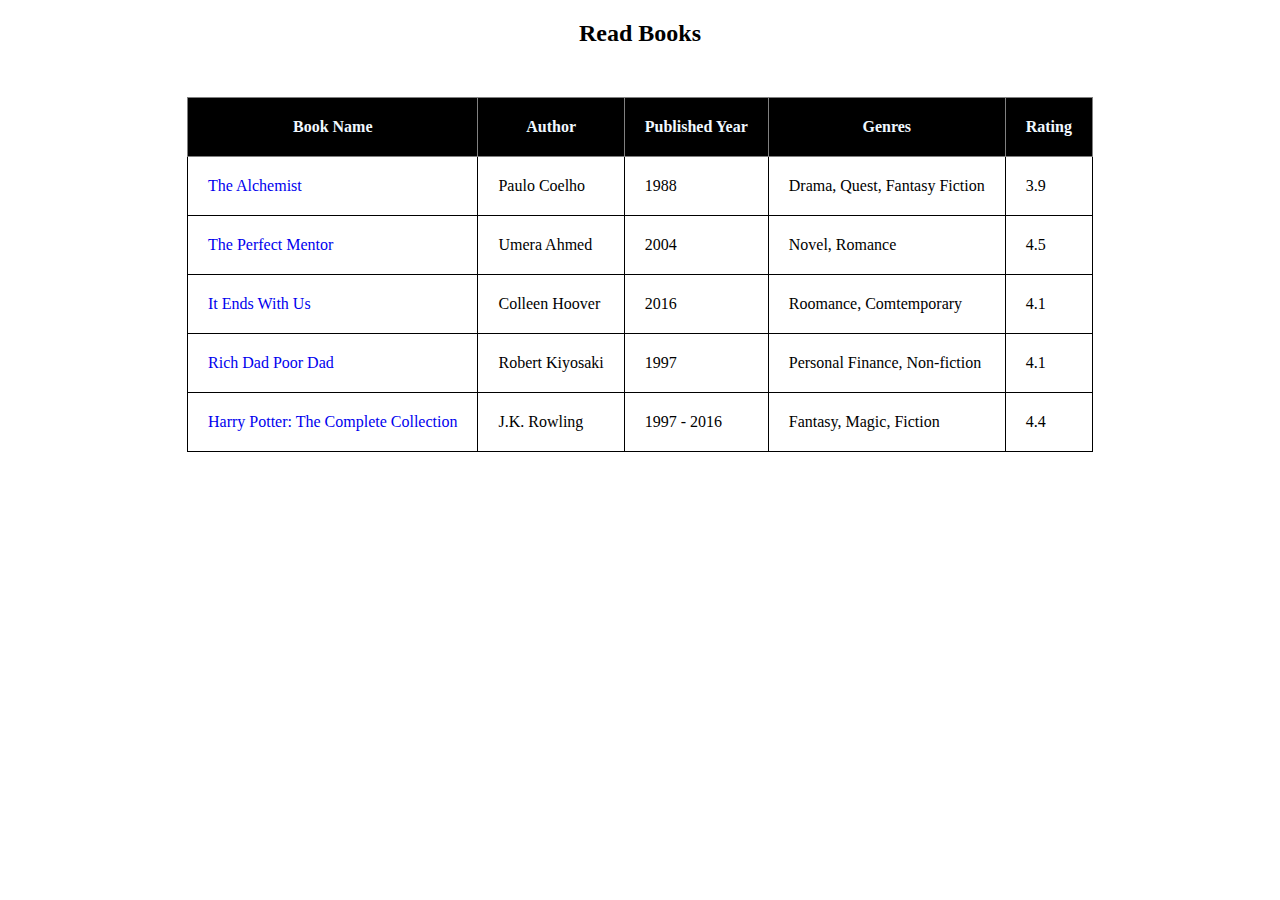
<file: S1D1/Q10/index.html>
<!DOCTYPE html>
<html lang="en">

<head>
    <meta charset="UTF-8">
    <meta name="viewport" content="width=device-width, initial-scale=1.0">
    <style>
        table {
            width: 50%;
            margin: 50px auto;
            border-collapse: collapse;
        }

        table,
        td {
            border: 1px solid black;
        }

        th,
        td {
            padding: 20px;
            white-space: nowrap;
        }

        th {
            border: 1px solid gray;
            background-color: black;
            color: aliceblue;
        }

        td a {
            text-decoration: none;
        }

        td a:hover {
            text-decoration: underline;
        }
    </style>
    <title>Read Books</title>
</head>

<body>
    <h2 style="text-align: center;">Read Books</h2>

    <table>
        <thead>
            <tr>
                <th>Book Name</th>
                <th>Author</th>
                <th>Published Year</th>
                <th>Genres</th>
                <th>Rating</th>
            </tr>
        </thead>
        <tbody>
            <tr>
                <td><a href="TheAlchemist.pdf" target="_blank">The Alchemist</a></td>
                <td>Paulo Coelho</td>
                <td>1988</td>
                <td>Drama, Quest, Fantasy Fiction</td>
                <td>3.9</td>
            </tr>
            <tr>
                <td><a href="ThePerfectMentor.pdf" target="_blank">The Perfect Mentor</a></td>
                <td>Umera Ahmed</td>
                <td>2004</td>
                <td>Novel, Romance</td>
                <td>4.5</td>
            </tr>
            <tr>
                <td><a href="ItEndsWithUs.pdf" target="_blank">It Ends With Us</a></td>
                <td>Colleen Hoover</td>
                <td>2016</td>
                <td>Roomance, Comtemporary</td>
                <td>4.1</td>
            </tr>
            <tr>
                <td><a href="Rich-Dad-Poor-Dad.pdf" target="_blank">Rich Dad Poor Dad</a></td>
                <td>Robert Kiyosaki</td>
                <td>1997</td>
                <td>Personal Finance, Non-fiction</td>
                <td>4.1</td>
            </tr>
            <tr>
                <td><a href="HarryPotter.pdf" target="_blank">Harry Potter: The Complete Collection</a></td>
                <td>J.K. Rowling</td>
                <td>1997 - 2016</td>
                <td>Fantasy, Magic, Fiction</td>
                <td>4.4</td>
            </tr>
        </tbody>
    </table>
</body>

</html>
</file>
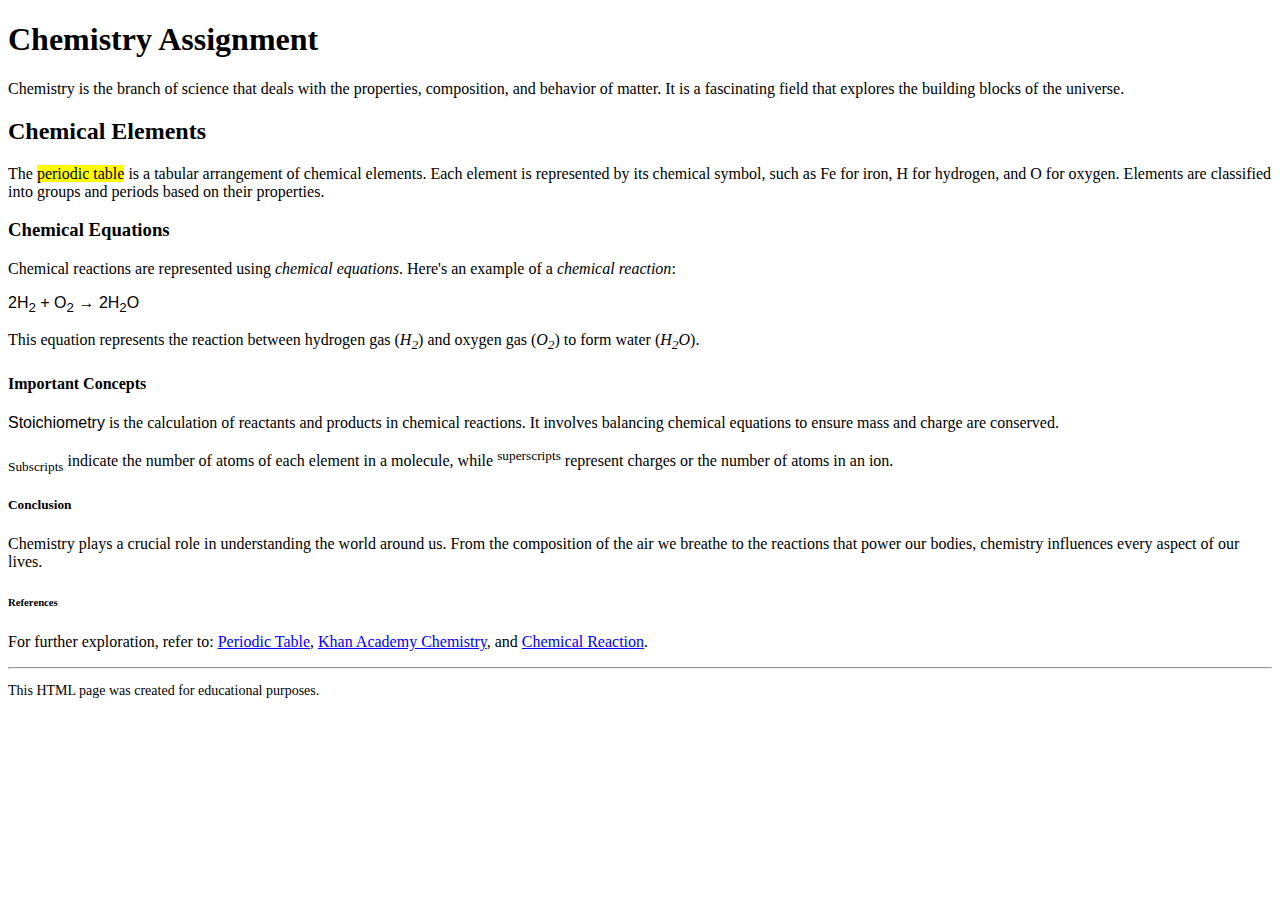
<file: S1D1/Q6/index.html>
<!DOCTYPE html>
<html>

<head>
    <title>Chemistry Assignment</title>
</head>

<body>
    <h1>Chemistry Assignment</h1>

    <p>Chemistry is the branch of science that deals with the properties, composition, and behavior of matter. It is a
        fascinating field that explores the building blocks of the universe.</p>

    <h2>Chemical Elements</h2>
    <p>The <mark>periodic table</mark> is a tabular arrangement of chemical elements. Each element is represented by its
        chemical symbol, such as Fe for iron, H for hydrogen, and O for oxygen. Elements are classified into groups and
        periods based on their properties.</p>

    <h3>Chemical Equations</h3>
    <p>Chemical reactions are represented using <em>chemical equations</em>. Here's an example of a <em>chemical
            reaction</em>: </p>
    <p style="font-family: Verdana, sans-serif">
        2H<sub>2</sub> + O<sub>2</sub> → 2H<sub>2</sub>O
    </p>
    <p>This equation represents the reaction between hydrogen gas (<i>H<sub>2</sub></i>) and oxygen gas
        (<i>O<sub>2</sub></i>) to form
        water (<i>H<sub>2</sub>O</i>).</p>

    <h4>Important Concepts</h4>
    <p><span style="font-family: Verdana, sans-serif">Stoichiometry</span> is the calculation of reactants and products
        in chemical reactions. It involves balancing chemical equations to ensure mass and charge are conserved.</p>
    <p><sub>Subscripts</sub> indicate the number of atoms of each element in a molecule, while <sup>superscripts</sup>
        represent charges or the number of atoms in an ion.</p>

    <h5>Conclusion</h5>
    <p>Chemistry plays a crucial role in understanding the world around us. From the composition of the air we breathe
        to the reactions that power our bodies, chemistry influences every aspect of our lives.</p>

    <h6>References</h6>
    <p> For further exploration, refer to:
        <a href="https://en.wikipedia.org/wiki/Periodic_table">Periodic Table</a>,
        <a href="https://www.khanacademy.org/science/chemistry">Khan Academy Chemistry</a>, and
        <a href="https://en.wikipedia.org/wiki/Chemical_reaction">Chemical Reaction</a>.
    </p>

    <hr>

    <p style="font-size: 14px;">This HTML page was created for educational purposes.</p>
</body>

</html>
</file>
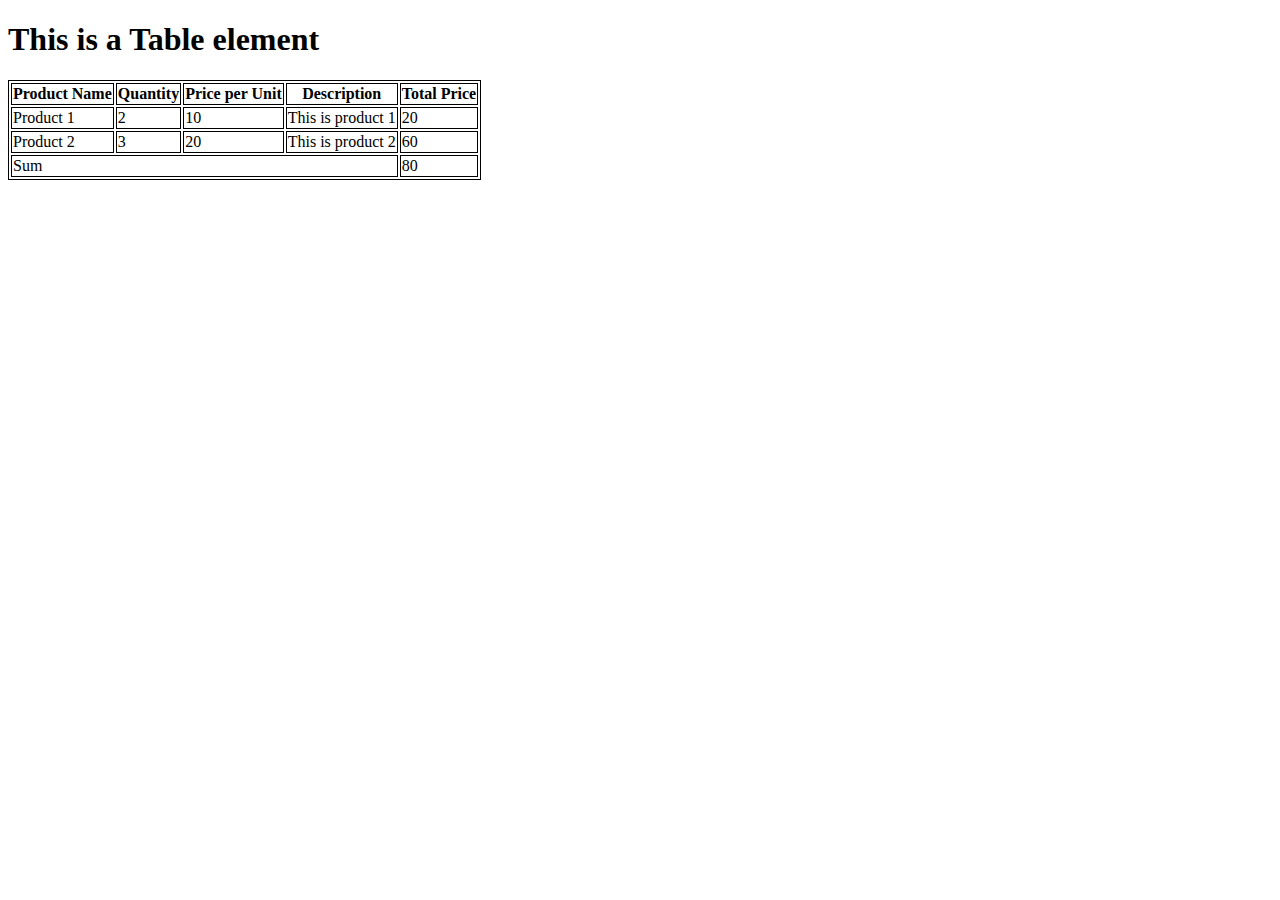
<file: S1D1/Q8/index.html>
<!DOCTYPE html>
<html lang="en">

<head>
    <meta charset="UTF-8">
    <meta name="viewport" content="width=device-width, initial-scale=1.0">
    <style>
        table,
        th,
        td {
            border: 1px solid black;
        }
    </style>
    <title>Create a Table</title>
</head>

<body>
    <h1>This is a Table element</h1>
    <table>
        <tr>
            <th>Product Name</th>
            <th>Quantity</th>
            <th>Price per Unit</th>
            <th>Description</th>
            <th>Total Price</th>
        </tr>
        <tr>
            <td>Product 1</td>
            <td>2</td>
            <td>10</td>
            <td>This is product 1</td>
            <td>20</td>
        </tr>
        <tr>
            <td>Product 2</td>
            <td>3</td>
            <td>20</td>
            <td>This is product 2</td>
            <td>60</td>
        </tr>
        <tr>
            <td colspan="4">Sum</td>
            <td>80</td>
        </tr>
    </table>
</body>

</html>
</file>
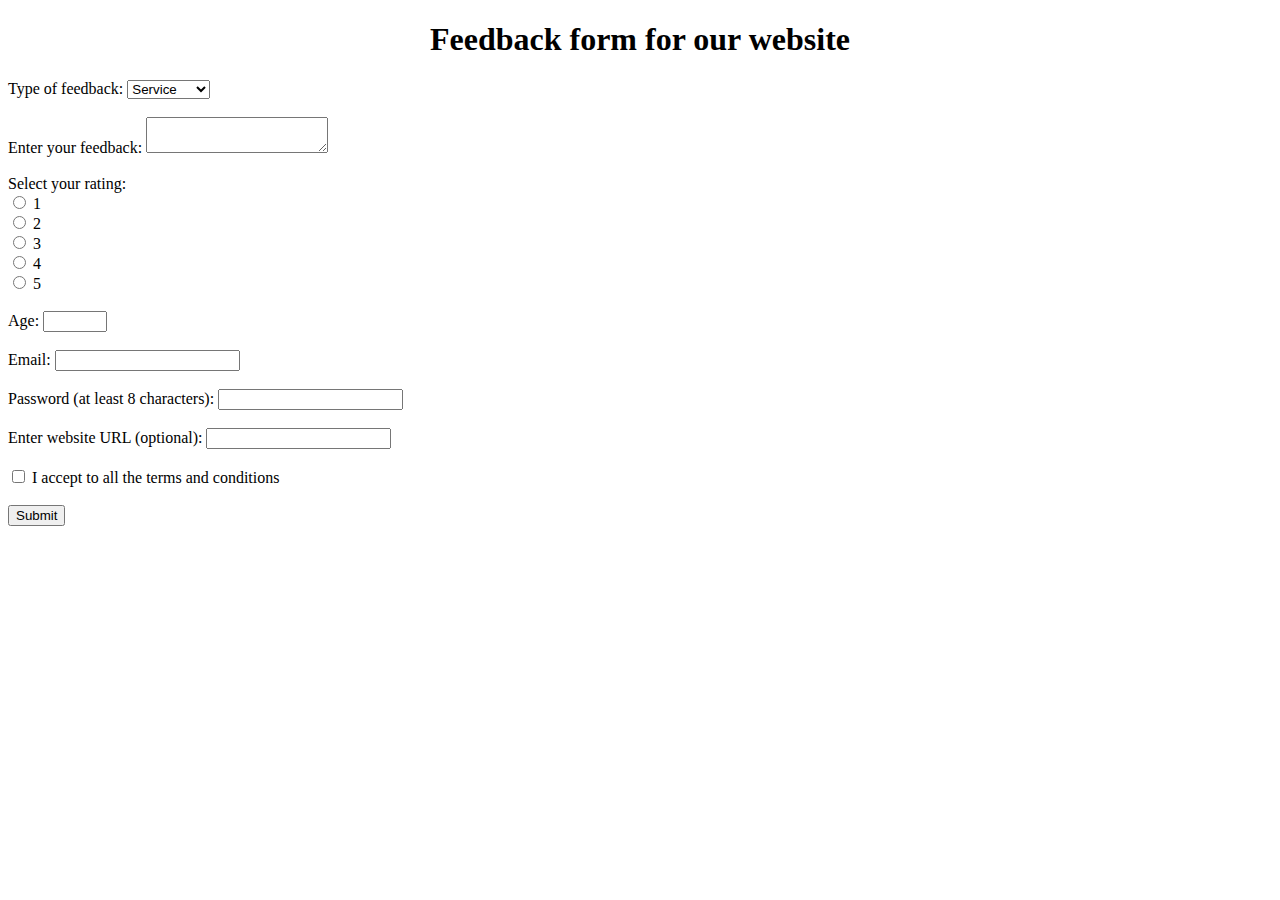
<file: S1D1/Q9/index.html>
<!DOCTYPE html>
<html lang="en">

<head>
    <meta charset="UTF-8">
    <meta name="viewport" content="width=device-width, initial-scale=1.0">
    <title>Create a form</title>
</head>

<body>
    <h1 style="text-align: center;">Feedback form for our website</h1>
    <form>
        <!-- Dropdown menu for feedback type -->
        <label for="feedbackType">Type of feedback:</label>
        <select name="feedbackType" id="feedbackType">
            <option value="service">Service</option>
            <option value="product">Product</option>
            <option value="complaint">Complaint</option>
        </select>
        <br> <br>
        <!-- Textarea for user's message -->
        <label for="message">Enter your feedback:</label>
        <textarea name="message" id="message"></textarea>
        <br><br>
        <!-- Radio buttons for website rating -->
        <label for="one">Select your rating:</label><br>
        <input type="radio" id="one" name="rating" value="1">
        <label for="one">1</label><br>
        <input type="radio" id="two" name="rating" value="2">
        <label for="two">2</label><br>
        <input type="radio" id="three" name="rating" value="3">
        <label for="three">3</label> <br>
        <input type="radio" id="four" name="rating" value="4">
        <label for="four">4</label><br>
        <input type="radio" id="five" name="rating" value="5">
        <label for="five">5</label><br>
        <br>
        <!-- An input for user's age -->
        <label for="age">Age:</label>
        <input type="number" id="age" name="age" min="10" max="100">
        <br><br>
        <!-- User's email -->
        <label for="email">Email:</label>
        <input type="email" id="email" name="email" required>
        <br><br>
        <!-- Password input field -->
        <label for="password">Password (at least 8 characters):</label>
        <input type="password" name="password" id="password" pattern=".{8,}" required>
        <br><br>
        <!-- An optional website URL input field -->
        <label for="url">Enter website URL (optional):</label>
        <input type="url" name="url" id="url">
        <br><br>
        <!-- Checkbox for T&C -->
        <input type="checkbox" id="terms" name="terms" value="T&C">
        <label for="terms">I accept to all the terms and conditions</label>
        <br><br>
        <!-- A submission button -->
        <input type="submit" value="Submit">

    </form>
</body>

</html>
</file>
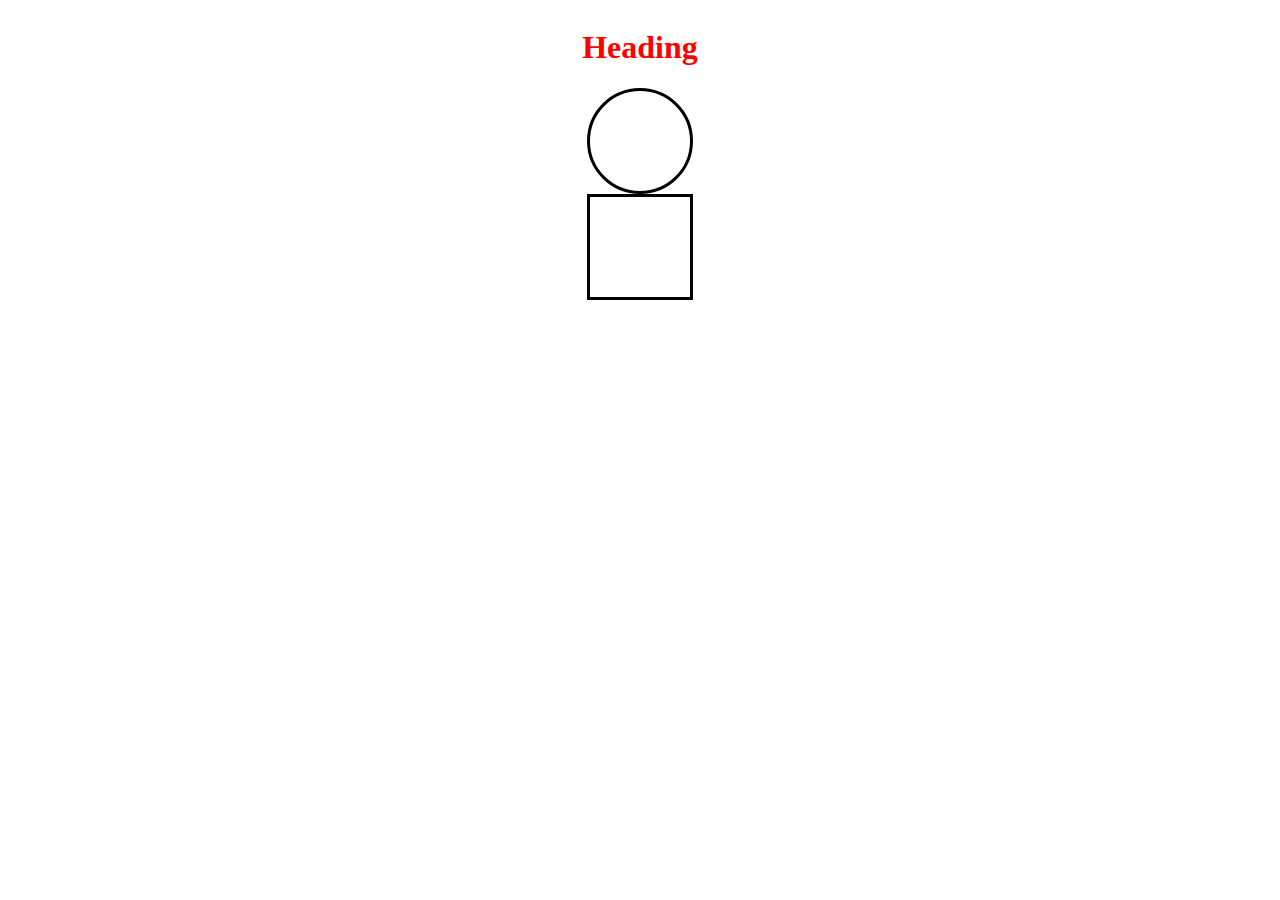
<file: S1D2/Q6/index.html>
<!DOCTYPE html>
<html lang="en">

<head>
    <meta charset="UTF-8">
    <meta name="viewport" content="width=device-width, initial-scale=1.0">
    <style>
        body {
            display: flex;
            flex-direction: column;
            align-items: center;
        }

        h1 {
            color: red;
        }

        div {
            height: 100px;
            width: 100px;
            border: 3px solid black;
        }

        #circle {
            border-radius: 50%;
        }
    </style>
    <title>Square, Circle and Heading</title>
</head>

<body>
    <h1>Heading</h1>
    <div id="circle"></div>
    <div id="square"></div>
</body>

</html>
</file>
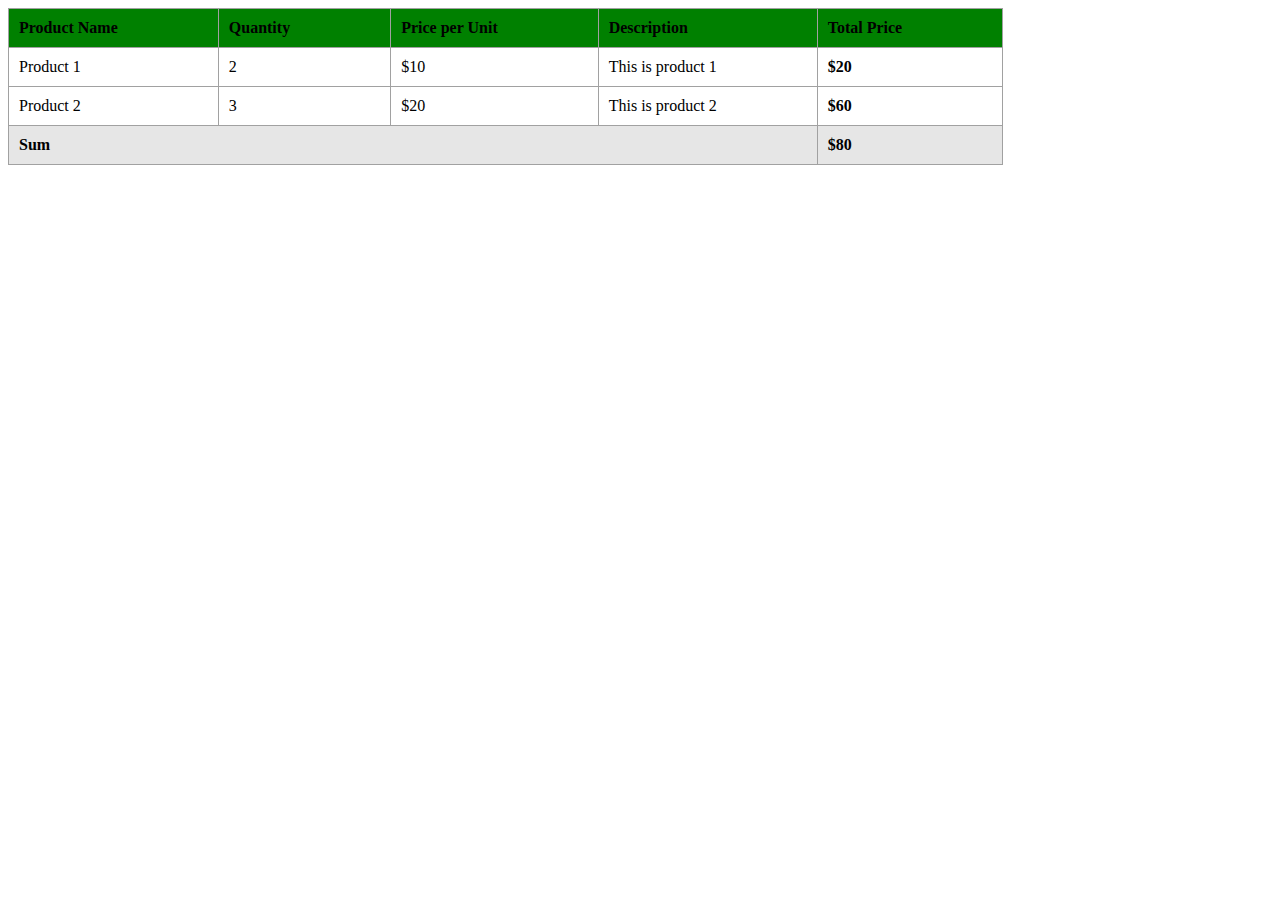
<file: S1D2/Q7/index.html>
<!DOCTYPE html>
<html lang="en">

<head>
    <meta charset="UTF-8">
    <meta name="viewport" content="width=device-width, initial-scale=1.0">
    <style>
        table,
        th,
        td {
            border: 1px solid #a1a1a1;
            border-collapse: collapse;
            text-align: left;
            padding: 10px 100px 10px 10px;
        }

        th {
            color: black;
            background-color: #008000;
        }

        tfoot {
            background-color: #E6E6E6;
        }
    </style>
    <title>Create a Table</title>
</head>

<body>
    <table>
        <tr>
            <th>Product Name</th>
            <th>Quantity</th>
            <th>Price per Unit</th>
            <th>Description</th>
            <th>Total Price</th>
        </tr>
        <tr>
            <td>Product 1</td>
            <td>2</td>
            <td>$10</td>
            <td>This is product 1</td>
            <td><strong>$20</strong></td>
        </tr>
        <tr>
            <td>Product 2</td>
            <td>3</td>
            <td>$20</td>
            <td>This is product 2</td>
            <td><strong>$60</strong></td>
        </tr>
        <tfoot>
            <td colspan="4"><strong>Sum</strong></td>
            <td><strong>$80</strong></td>
        </tfoot>
    </table>
</body>

</html>
</file>
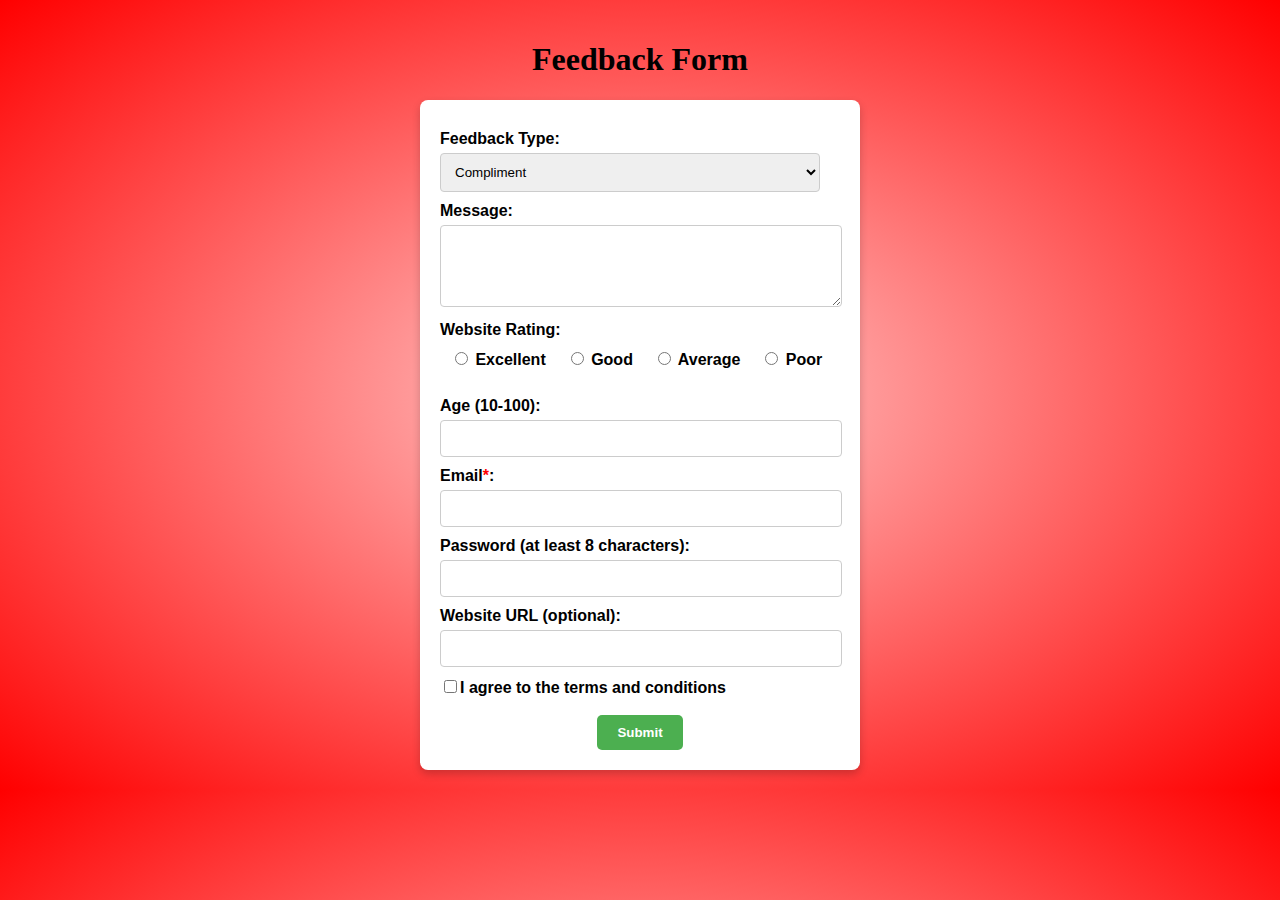
<file: S1D2/Q8/index.html>
<!DOCTYPE html>
<html lang="en">

<head>
    <meta charset="UTF-8">
    <meta name="viewport" content="width=device-width, initial-scale=1.0">

    <style>
        body {
            background: radial-gradient(#ffcccc, red);
            margin: 0;
            padding: 20px;
        }

        .container {
            background-color: white;
            font-family: Arial, sans-serif;
            border-radius: 8px;
            padding: 20px;
            box-shadow: 0 4px 8px rgba(0, 0, 0, 0.2);
            max-width: 400px;
            margin: auto;
        }

        h1 {
            text-align: center;
        }

        label {
            margin-top: 10px;
            display: block;
            font-weight: bold;
        }

        select,
        input[type="text"],
        input[type="email"],
        input[type="number"],
        input[type="password"],
        textarea,
        input[type="url"] {
            width: 95%;
            padding: 10px;
            margin-top: 5px;
            border: 1px solid #ccc;
            border-radius: 4px;
        }

        .radio-group {
            display: flex;
        }

        .radio {
            padding: 0 10px;
        }

        .submit {
            display: block;
            margin: 0 auto;
            background-color: #4CAF50;
            color: white;
            font-weight: bold;
            padding: 10px 20px;
            border: none;
            border-radius: 5px;
        }

        .submit:hover {
            background-color: #45a049;
        }
    </style>

    <title>Styling a form</title>
</head>

<body>
    <h1 style="text-align: center;">Feedback Form</h1>
    <div class="container">
        <form>
            <!-- Dropdown menu for feedback type -->
            <label for="feedbackType">Feedback Type:</label>
            <select name="feedbackType" id="feedbackType">
                <option value="compliment">Compliment</option>
                <option value="service">Service</option>
                <option value="product">Product</option>
                <option value="complaint">Complaint</option>
            </select>
            <br>
            <!-- Textarea for user's message -->
            <label for="message">Message:</label>
            <textarea name="message" id="message" rows="4"></textarea>
            <br>
            <!-- Radio buttons for website rating -->
            <label>Website Rating:</label>
            <div class="radio-group">
                <label class="radio"><input type="radio" name="rating" value="excellent"> Excellent</label>
                <label class="radio"><input type="radio" name="rating" value="good"> Good</label>
                <label class="radio"><input type="radio" name="rating" value="average"> Average</label>
                <label class="radio"><input type="radio" name="rating" value="poor"> Poor</label>
            </div>
            <br>
            <!-- An input for user's age -->
            <label for="age">Age (10-100):</label>
            <input type="number" id="age" name="age" min="10" max="100">
            <br>
            <!-- User's email -->
            <label for="email">Email<span style="color: red;">*</span>:</label>
            <input type="email" id="email" name="email" required>
            <br>
            <!-- Password input field -->
            <label for="password">Password (at least 8 characters):</label>
            <input type="password" name="password" id="password" pattern=".{8,}" required>
            <br>
            <!-- An optional website URL input field -->
            <label for="url">Website URL (optional):</label>
            <input type="url" name="url" id="url">
            <br>
            <!-- Checkbox for T&C -->
            <label><input type="checkbox" id="terms" name="terms">I agree to the terms and conditions</label>
            <br>
            <!-- A submission button -->
            <input type="submit" value="Submit" class="submit">

        </form>
    </div>

</body>

</html>
</file>
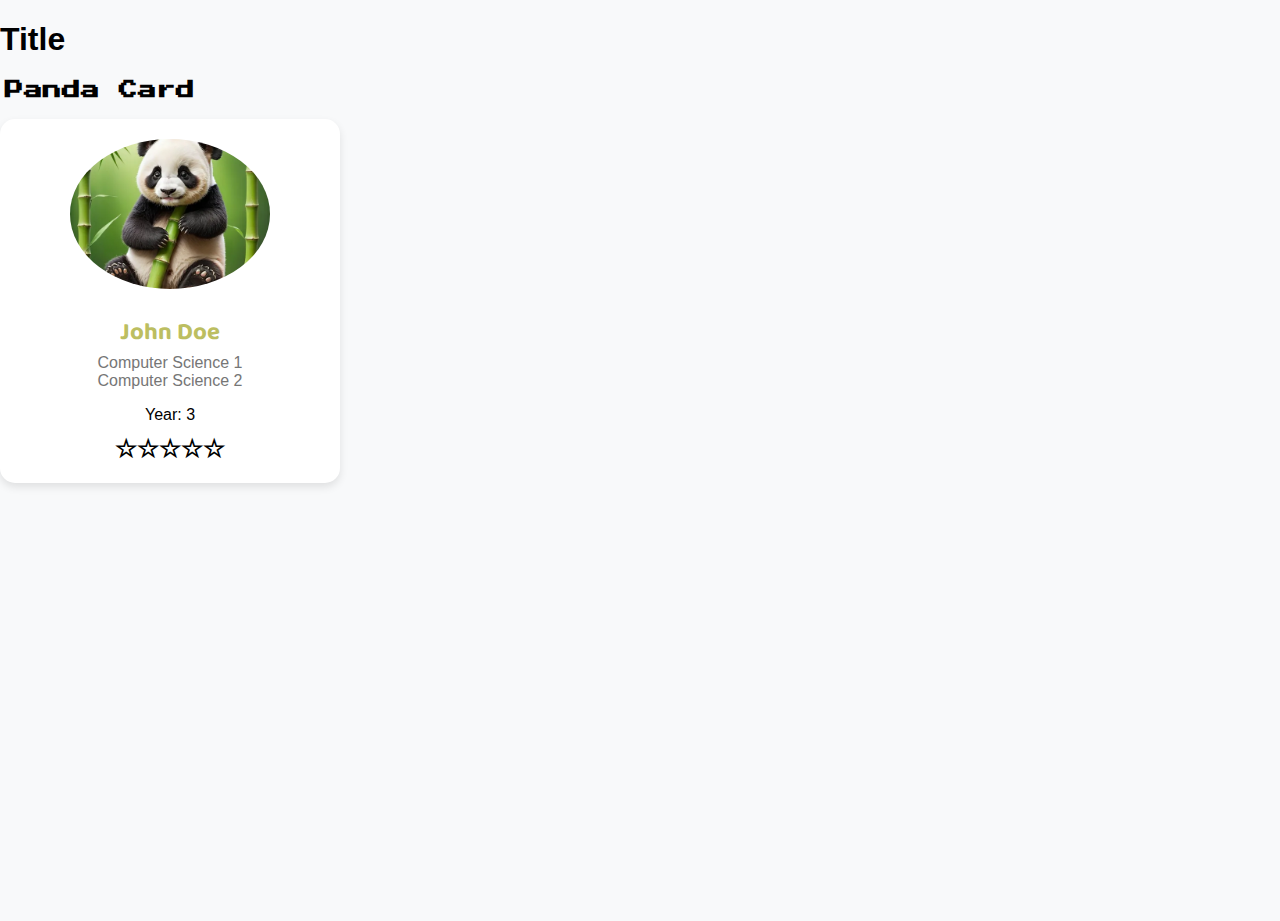
<file: S1D2/Q9/index.html>
<!DOCTYPE html>
<html lang="en">

<head>
    <meta charset="UTF-8">
    <meta name="viewport" content="width=device-width, initial-scale=1.0">
    <title>Panda Card</title>

    <!-- Google Fonts -->
    <link href="https://fonts.googleapis.com/css2?family=Baloo+2:wght@700&family=Press+Start+2P&display=swap"
        rel="stylesheet">

    <!-- Internal CSS -->
    <style>
        body {
            font-family: Arial, sans-serif;
            height: 100vh;
            margin: 0;
            background-color: #f8f9fa;
        }

        .card-title {
            font-family: 'Press Start 2P', cursive;
            text-align: left;
            margin: 20px 5px;
        }

        .card {
            background-color: white;
            border-radius: 15px;
            box-shadow: 0 4px 8px rgba(0, 0, 0, 0.1);
            width: 300px;
            padding: 20px;
            text-align: center;
        }

        .panda-image {
            width: 200px;
            height: 150px;
            object-fit: cover;
            border-radius: 50%;
        }

        .name {
            font-family: 'Baloo 2', sans-serif;
            color: #BCBE61;
            margin-bottom: 2px;
        }

        .details {
            color: #767676;
            font-size: 16px;
            margin-top: 2px;
            margin-bottom: 10px;
        }

        .year {
            font-size: 16px;
            margin-bottom: 10px;
        }

        .stars {
            font-size: 25px;
            font-weight: bold;
        }
    </style>
</head>

<body>

    <h1>Title</h1>
    <h3 class="card-title">Panda Card</h3>
    <div class="card">
        <img class="panda-image" src="panda.webp" alt="Panda Image">
        <h2 class="name">John Doe</h2>
        <p class="details">Computer Science 1<br>Computer Science 2</p>
        <p class="year">Year: 3</p>
        <div class="stars">☆☆☆☆☆</div>
    </div>

</body>

</html>
</file>
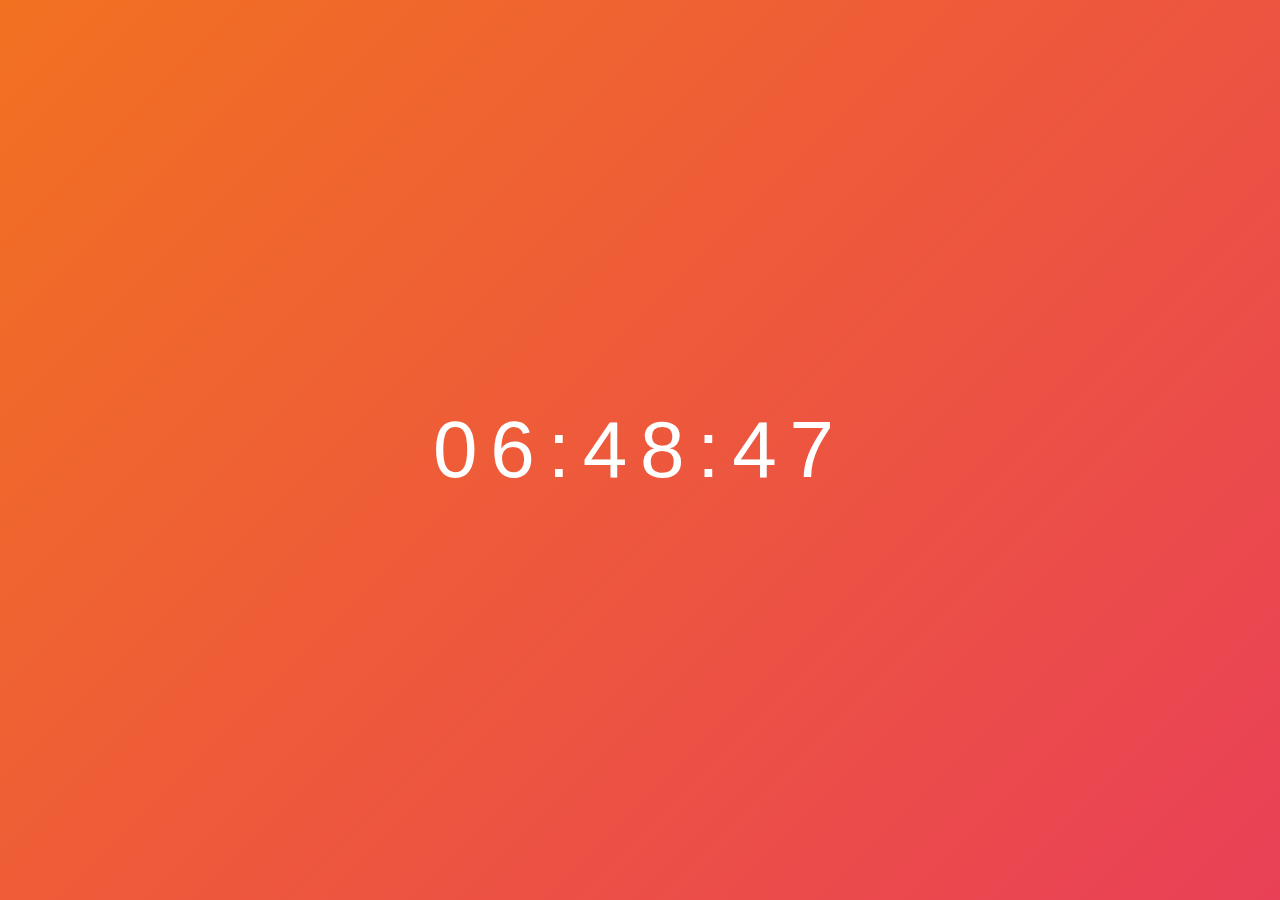
<file: S1D3/Q10/index.html>
<!DOCTYPE html>
<html lang="en">

<head>
    <meta charset="UTF-8">
    <meta name="viewport" content="width=device-width, initial-scale=1.0">
    <title>Timer Animation</title>
    <style>
        * {
            margin: 0;
        }
        body {
            display: flex;
            justify-content: center;
            align-items: center;
            height: 100vh;
            background: linear-gradient(135deg, #f27121, #e94057);
            font-family: 'Arial', sans-serif;
            color: white;
        }

        .clock-container {
            position: relative;
            font-size: 5rem;
            letter-spacing: 0.8rem;
            z-index: 1;
        }
    </style>
</head>

<body>
    <div class="clock-container">
        <span id="hour">00</span>:<span id="minute">00</span>:<span id="second">00</span>
    </div>

    <script>
        function updateClock() {
            const now = new Date();
            const hour = String(now.getHours()).padStart(2, '0');
            const minute = String(now.getMinutes()).padStart(2, '0');
            const second = String(now.getSeconds()).padStart(2, '0');

            document.getElementById('hour').textContent = hour;
            document.getElementById('minute').textContent = minute;
            document.getElementById('second').textContent = second;
        }

        setInterval(updateClock, 1000);
        updateClock();
    </script>
</body>

</html>
</file>
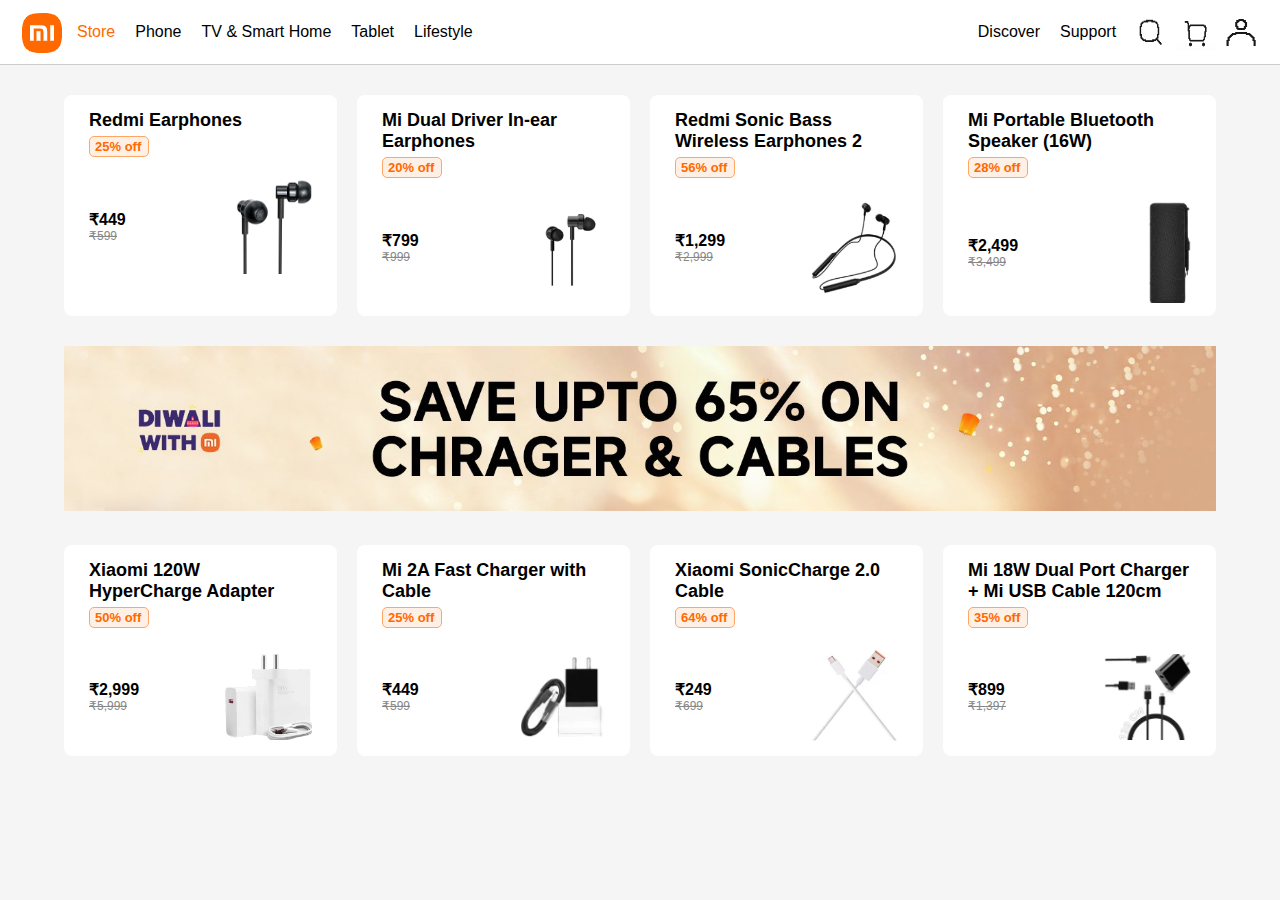
<file: S1D3/Q6/index.html>
<!DOCTYPE html>
<html lang="en">

<head>
    <meta charset="UTF-8">
    <meta name="viewport" content="width=device-width, initial-scale=1.0">
    <title>MI Store</title>
    <link rel="stylesheet" href="styles.css">
</head>

<body>
    <header>
        <nav>
            <div class="left">
                <img src="mi_logo.png" alt="MI Logo">
                <ul>
                    <li style="color: #ff6900;">Store</li>
                    <li>Phone</li>
                    <li>TV & Smart Home</li>
                    <li>Tablet</li>
                    <li>Lifestyle</li>
                </ul>
            </div>
            <div class="right">
                <ul>
                    <li>Discover</li>
                    <li>Support</li>
                </ul>
                <div class="right-logo">
                    <img src="search.png" alt="Search">
                    <img src="cart.png" alt="Cart">
                    <img src="account.png" alt="Account">
                </div>
            </div>
        </nav>
    </header>

    <div class="container">
        <section class="product-grid">
            <div class="product">
                <p>Redmi Earphones</p>
                <span class="discount">25% off</span>
                <div class="details">
                    <div class="price-details">
                        <span class="price">₹449</span>
                        <span class="old-price">₹599</span>
                    </div>
                    <img src="earphone.png" alt="Redmi Earphones">
                </div>
            </div>
            <div class="product">
                <p>Mi Dual Driver In-ear Earphones</p>
                <span class="discount">20% off</span>
                <div class="details">
                    <div class="price-details">
                        <span class="price">₹799</span>
                        <span class="old-price">₹999</span>
                    </div>
                    <img src="dd_earphone.png" alt="Mi Dual Driver Earphones">
                </div>
            </div>
            <div class="product">
                <p>Redmi Sonic Bass Wireless Earphones 2</p>
                <span class="discount">56% off</span>
                <div class="details">
                    <div class="price-details">
                        <span class="price">₹1,299</span>
                        <span class="old-price">₹2,999</span>
                    </div>
                    <img src="wireless_earphone.png" alt="Redmi Sonic Bass Wireless Earphones">
                </div>
            </div>
            <div class="product">
                <p>Mi Portable Bluetooth Speaker (16W)</p>
                <span class="discount">28% off</span>
                <div class="details">
                    <div class="price-details">
                        <span class="price">₹2,499</span>
                        <span class="old-price">₹3,499</span>
                    </div>
                    <img src="speaker.png" alt="Mi Portable Bluetooth Speaker">
                </div>
            </div>

            <div class="banner">
                <img src="banner.jpg" alt="Banner">
            </div>

            <div class="product">
                <p>Xiaomi 120W HyperCharge Adapter</p>
                <span class="discount">50% off</span>
                <div class="details">
                    <div class="price-details">
                        <span class="price">₹2,999</span>
                        <span class="old-price">₹5,999</span>
                    </div>
                    <img src="adapter.png" alt="Xiaomi 120W HyperCharge Adapter">
                </div>
            </div>
            <div class="product">
                <p>Mi 2A Fast Charger with Cable</p>
                <span class="discount">25% off</span>
                <div class="details">
                    <div class="price-details">
                        <span class="price">₹449</span>
                        <span class="old-price">₹599</span>
                    </div>
                    <img src="charger.png" alt="Mi 2A Fast Charger">
                </div>
            </div>
            <div class="product">
                <p>Xiaomi SonicCharge 2.0 Cable</p>
                <span class="discount">64% off</span>
                <div class="details">
                    <div class="price-details">
                        <span class="price">₹249</span>
                        <span class="old-price">₹699</span>
                    </div>
                    <img src="cable.png" alt="Xiaomi SonicCharge Cable">
                </div>
            </div>
            <div class="product">
                <p>Mi 18W Dual Port Charger + Mi USB Cable 120cm</p>
                <span class="discount">35% off</span>
                <div class="details">
                    <div class="price-details">
                        <span class="price">₹899</span>
                        <span class="old-price">₹1,397</span>
                    </div>
                    <img src="dp_charger.png" alt="Mi 18W Dual Port Charger">
                </div>
            </div>
        </section>
    </div>
</body>

</html>
</file>
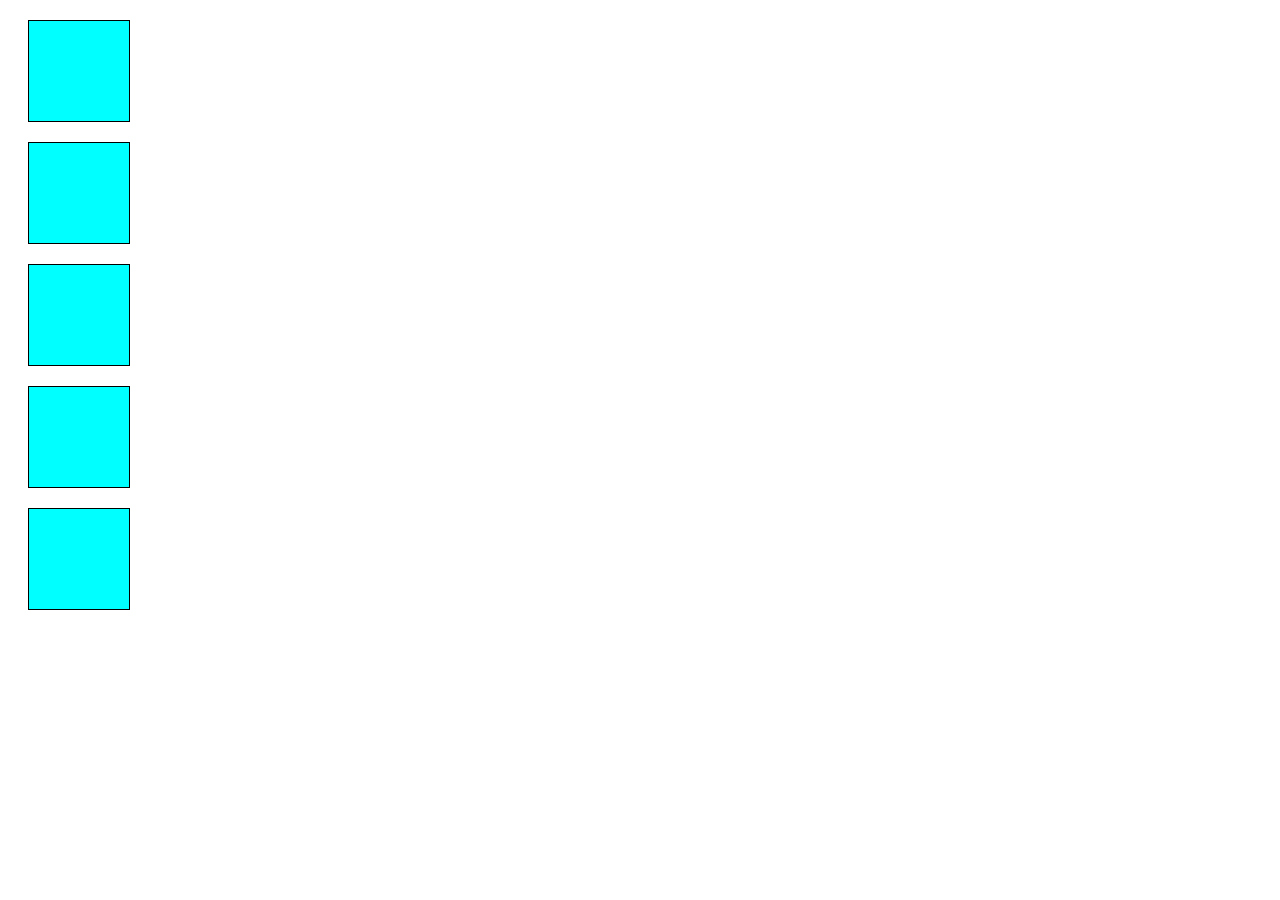
<file: S1D3/Q7/index.html>
<!DOCTYPE html>
<html lang="en">

<head>
    <meta charset="UTF-8">
    <meta name="viewport" content="width=device-width, initial-scale=1.0">
    <title>Box that changes shape</title>

    <style>
        div {
            background-color: aqua;
            border: 1px solid black;
            height: 100px;
            width: 100px;
            margin: 20px;
        }

        div:nth-child(3):hover {
            background-color: red;
            height: 200px;
            width: 200px;
        }
    </style>

</head>

<body>
    <div></div>
    <div></div>
    <div></div>
    <div></div>
    <div></div>
</body>

</html>
</file>
<file: S1D3/Q6/styles.css>
* {
    margin: 0;
    padding: 0;
    box-sizing: border-box;
    font-family: Arial, sans-serif;
}

body {
    background-color: #f5f5f5;
}

nav {
    display: flex;
    justify-content: space-between;
    align-items: center;
    background-color: white;
    padding: 10px 20px;
    border-bottom: 1px solid #ccc;
}

nav ul {
    list-style-type: none;
    display: flex;
    gap: 20px;
}

nav ul li {
    font-size: 16px;
    cursor: pointer;
}

.left {
    display: flex;
    align-items: center;
}

.left img {
    margin-right: 15px;
}

.right {
    display: flex;
    align-items: center;
}

.right-logo {
    margin-left: 15px;
}

.right img {
    width: 40px;
    height: 40px;
    cursor: pointer;
}

.container {
    width: 90%;
    margin: auto;
}

.product-grid {
    display: grid;
    grid-template-columns: repeat(4, 1fr);
    gap: 20px;
    margin-top: 20px;
}

.product {
    display: flex;
    flex-direction: column;
    background-color: white;
    padding: 15px 25px 0;
    border-radius: 8px;
    box-shadow: 0 0 5px rgba(0, 0, 0, 0. 1);
    margin: 10px 0;
}

.product p {
    font-size: 18px;
    font-weight: 700;
    margin-bottom: 5px;
}

.details {
    text-align: left;
    display: flex;
    flex-direction: row;
    justify-content: space-between;
    align-items: center;
    min-height: 9.27734375vw;
    max-height: 10vw;
}

.details img {
    max-width: 40%;
    max-height: 80%;
    align-self: center;
}

.discount {
    width: 60px;
    background-color: #fff0e5;
    border: 1px solid #ffa566;
    border-radius: 5px;
    color: #ff6900;
    font-size: small;
    font-weight: bold;
    padding: 2px 5px;
    margin-bottom: 10px;
}

.price-details {
    display: flex;
    flex-direction: column;
}

.price {
    font-size: 16px;
    font-weight: bold;
}

.old-price {
    text-decoration: line-through;
    color: #888;
    font-size: 12px;
}

.banner {
    grid-column: span 4;
}

.banner img {
    width: 100%;
}
</file>
